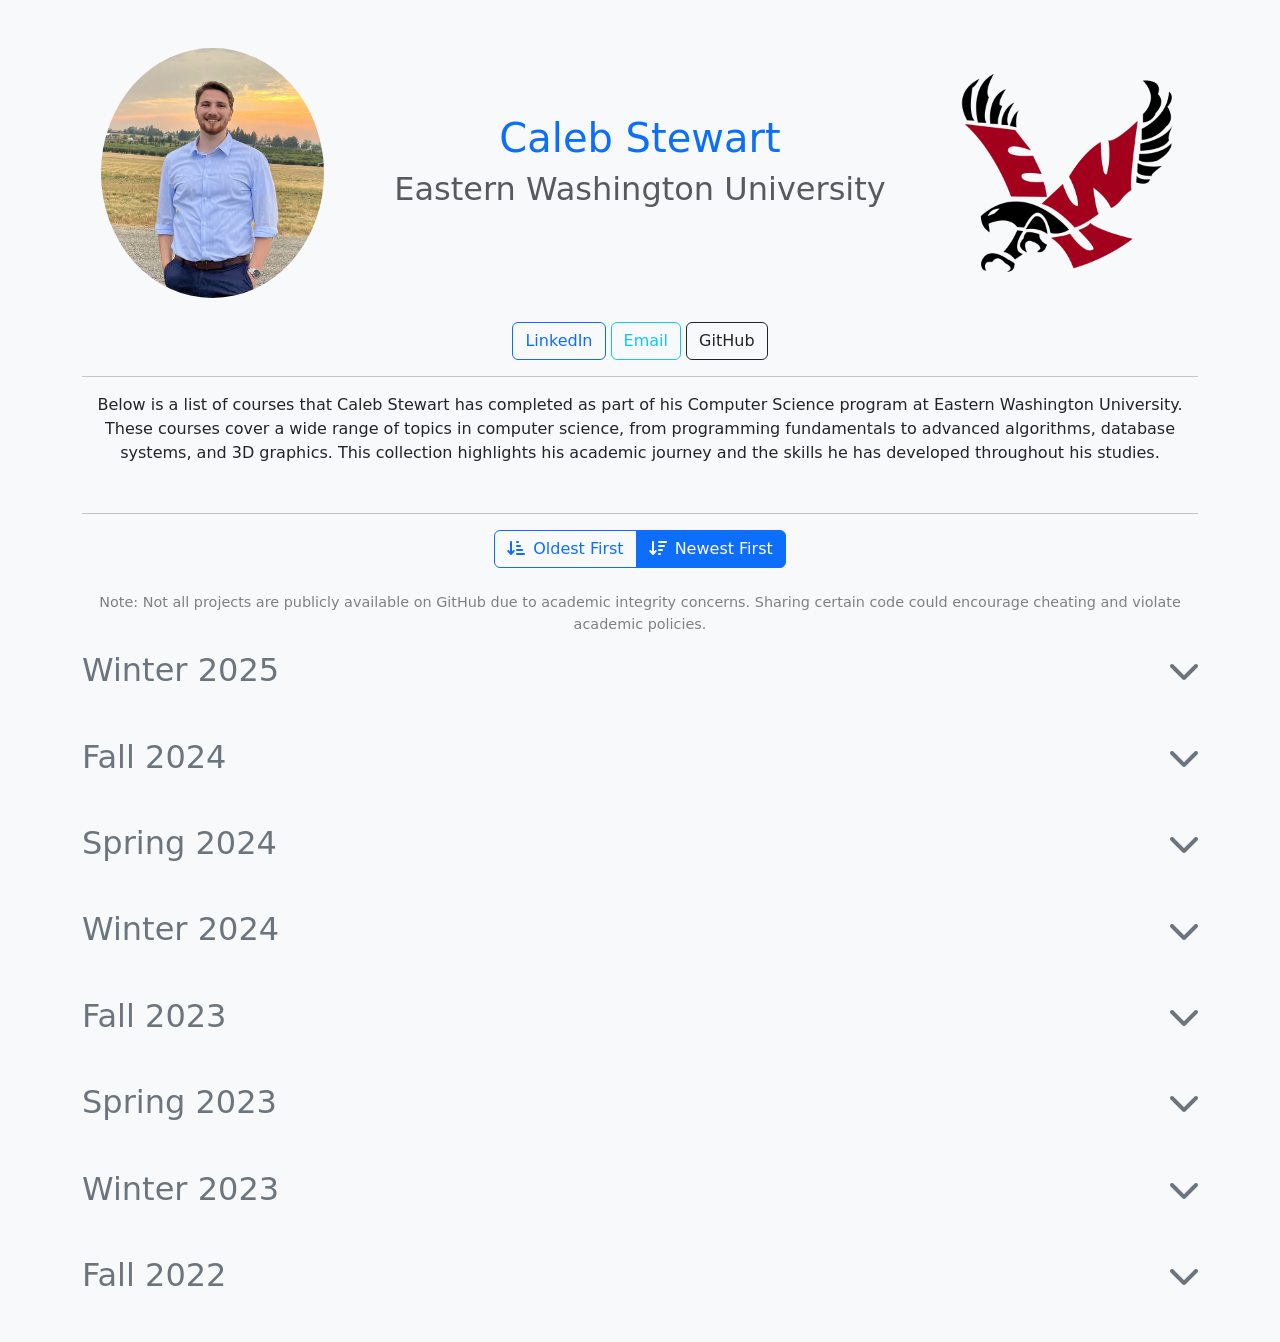
<file: index.html>
<!DOCTYPE html>
<html lang="en">
<head>
    <meta charset="UTF-8">
    <meta name="viewport" content="width=device-width, initial-scale=1.0">
    <title>Caleb Stewart - EWU</title>
    <!-- Bootstrap CSS -->
    <link href="https://cdn.jsdelivr.net/npm/bootstrap@5.3.3/dist/css/bootstrap.min.css" rel="stylesheet"
          integrity="sha384-QWTKZyjpPEjISv5WaRU9OFeRpok6YctnYmDr5pNlyT2bRjXh0JMhjY6hW+ALEwIH" crossorigin="anonymous">
    <!-- Font Awesome CDN -->
    <link href="https://cdnjs.cloudflare.com/ajax/libs/font-awesome/6.0.0-beta3/css/all.min.css" rel="stylesheet">

    <!-- Favicon -->
    <link rel="icon" href="Eastern_Washington_Eagles_logo.svg.png" type="image/png">

</head>
<body class="bg-light text-dark">
<div class="container my-5">
    <div class="row align-items-center">

        <div class="col-12 col-md-3 text-center">
            <img src="IMG_1940.webp" alt="Caleb Stewart"
                 class="img-fluid rounded-circle mx-auto"
                 style="max-height: 250px; width: auto;">
        </div>

        <div class="col-12 col-md-6 text-center my-3 my-md-0">
            <h1 class="text-primary mb-2">Caleb Stewart</h1>
            <h2 class="text-muted mb-4">Eastern Washington University</h2>
        </div>

        <div class="col-12 col-md-3 text-center">
            <img src="Eastern_Washington_Eagles_logo.svg.png" alt="Eastern Washington University Logo"
                 class="img-fluid mx-auto"
                 style="max-height: 200px; width: auto;">
        </div>
    </div>
    <br/>
    <div class="text-center">
        <p>
            <a href="https://www.linkedin.com/in/caleb-stewart-281594274/" target="_blank"
               class="btn btn-outline-primary btn-md">LinkedIn</a>
            <a href="mailto:calebstew32@hotmail.com" class="btn btn-outline-info btn-md">Email</a>
            <a href="https://github.com/caleb-stewart" target="_blank"
               class="btn btn-outline-dark btn-md">GitHub</a>
        </p>
    </div>
    <hr>

    <p class="text-center text-dark mb-5">
        Below is a list of courses that Caleb Stewart has completed as part of his Computer Science program at
        Eastern Washington University. These courses cover a wide range of topics in computer science, from
        programming fundamentals to advanced algorithms, database systems, and 3D graphics. This collection
        highlights his academic journey and the skills he has developed throughout his studies.
    </p>


    <hr>

    <!-- Fall 2022 -->
    <section class="mb-5">
        <h2 class="text-secondary d-flex justify-content-between align-items-center" data-bs-toggle="collapse"
            data-bs-target="#fall2022Content" aria-expanded="false" aria-controls="fall2022Content"
            style="cursor: pointer;">
            <span>Fall 2022</span>
            <i id="fall2022Arrow" class="fas fa-chevron-down"></i>
        </h2>
        <div id="fall2022Content" class="collapse">
            <ul class="list-group">
                <li class="list-group-item">
                    <h4>CSCD 210: Programming Principles I</h4>
                    <p>Studied fundamental programming concepts including data types, algorithms, and program design,
                        with a focus on writing, debugging, and analyzing computer programs.</p>
                </li>
                <li class="list-group-item">
                    <h4>MATH 231: Linear Algebra</h4>
                    <p>Covered topics in vector geometry, systems of linear equations, matrix algebra, determinants,
                        vector spaces, linear transformations, eigenvalues, and eigenvectors, with practical
                        applications.</p>
                </li>
            </ul>
        </div>
    </section>


    <!-- Winter 2023 -->
    <section class="mb-5">
        <h2 class="text-secondary d-flex justify-content-between align-items-center" data-bs-toggle="collapse"
            data-bs-target="#winter2023Content" aria-expanded="false" aria-controls="winter2023Content"
            style="cursor: pointer;">
            <span>Winter 2023</span>
            <i id="winter2023Arrow" class="fas fa-chevron-down"></i>
        </h2>
        <div id="winter2023Content" class="collapse">
            <ul class="list-group">
                <li class="list-group-item">
                    <h4>CSCD 211: Programming Principles II</h4>
                    <p>Studied advanced programming concepts building on Programming Principles I, including recursion,
                        polymorphism, inheritance, and data structures such as linked lists and array lists.</p>
                </li>
                <li class="list-group-item">
                    <h4>MATH 300: Discrete Mathematics</h4>
                    <p>Covered foundational and implementation topics in mathematics relevant to computer science,
                        including logic, induction, recursion, set theory, modular arithmetic, graph theory, and matrix
                        operations (e.g., systems of linear equations and graph representations).</p>
            </ul>
        </div>
    </section>


    <!-- Spring 2023 -->
    <section class="mb-5">
        <h2 class="text-secondary d-flex justify-content-between align-items-center" data-bs-toggle="collapse"
            data-bs-target="#spring2023Content" aria-expanded="false" aria-controls="spring2023Content"
            style="cursor: pointer;">
            <span>Spring 2023</span>
            <i id="spring2023Arrow" class="fas fa-chevron-down"></i>
        </h2>
        <div id="spring2023Content" class="collapse">
            <ul class="list-group">
                <li class="list-group-item">
                    <h4>CSCD 212: Object-Oriented Programming with Design Patterns</h4>
                    <p>Studied advanced object-oriented principles and design patterns, including UML class diagrams,
                        unit testing, and code versioning, with hands-on programming projects.</p>
                    <h5 class="mt-3">Relevant Projects:</h5>
                    <ul>
                        <li>Implemented Object-Oriented Design Patterns, including Strategy, Factory, Builder,
                            Observer, Prototype, and Facade, to build and customize a simulated cruise package
                            manager.
                        </li>
                        <li>Delivered a fully functional simulation with multiple customization options, improving
                            my understanding of design patterns and their practical applications.
                        </li>
                    </ul>
                </li>
                <li class="list-group-item">
                    <h4>MATH 380: Probability and Statistics</h4>
                    <p>Studied empirical and theoretical frequency distributions, random variables (discrete and
                        continuous), binomial and normal distributions, descriptive statistics (measures of location,
                        spread, and association), and an introduction to inferential statistics (confidence intervals
                        and hypothesis testing).</p>
            </ul>
        </div>
    </section>


    <!-- Fall 2023 -->
    <section class="mb-5">
        <h2 class="text-secondary d-flex justify-content-between align-items-center" data-bs-toggle="collapse"
            data-bs-target="#fall2023Content" aria-expanded="false" aria-controls="fall2023Content"
            style="cursor: pointer;">
            <span>Fall 2023</span>
            <i id="fall2023Arrow" class="fas fa-chevron-down"></i>
        </h2>
        <div id="fall2023Content" class="collapse">
            <ul class="list-group">
                <li class="list-group-item">
                    <h4>CSCD 240: C and UNIX Programming</h4>
                    <p>Studied UNIX programming tools and the C language, with a focus on interactive shells, file
                        system structure, system programming techniques, and data structures such as arrays and linked
                        lists, including their implementation and use in real-world applications.</p>
                </li>
                <li class="list-group-item">
                    <h4>CSCD 327: Relational Database Systems</h4>
                    <p>Studied the fundamentals of relational database systems, focusing on data manipulation language
                        (DML), data definition language (DDL), and relational models. Topics included SQL, relational
                        algebra, and entity-relationship modeling, with an emphasis on their practical application in
                        database design and management.</p>
                    <h5 class="mt-3">Relevant Projects:</h5>
                    <ul>
                        <li>Embedded SQL queries into Java using JDBC to create a standalone program, demonstrating
                            the practical integration of databases with Java applications.
                        </li>
                    </ul>
                </li>
                <li class="list-group-item">
                    <h4>CSCD 303: Computer and Information Security</h4>
                    <p>Studied the fundamentals of computing security, covering threat types, malware, virus protection,
                        and methods for securing computers and information. Gained hands-on experience using various
                        security tools to apply theoretical concepts in practical scenarios.</p>
                </li>
            </ul>
        </div>
    </section>


    <!-- Winter 2024 -->
    <section class="mb-5">
        <h2 class="text-secondary d-flex justify-content-between align-items-center" data-bs-toggle="collapse"
            data-bs-target="#winter2024Content" aria-expanded="false" aria-controls="winter2024Content"
            style="cursor: pointer;">
            <span>Winter 2024</span>
            <i id="winter2024Arrow" class="fas fa-chevron-up"></i>
        </h2>
        <div id="winter2024Content" class="collapse">
            <ul class="list-group">
                <li class="list-group-item">
                    <h4>CSCD 260: Architecture and Organization</h4>
                    <p>Studied the fundamentals of digital computer design and microcomputer systems, exploring number
                        systems, Boolean algebra, digital circuits, and assembly language programming, with a focus on
                        how these concepts apply to modern computing systems.</p>
                    <h5 class="mt-3">Relevant Project:</h5>
                    <ul>
                        <li>Developed a simulated pixel using the Tiva C evaluation board, utilizing 7-segment
                            displays, potentiometers with ADC, and multiple buttons to represent different pixel
                            colors.
                        </li>
                        <li>Leveraged hardware components to create a hands-on simulation, demonstrating fundamental
                            concepts in microcontroller systems, hardware integration, and digital circuit design.
                        </li>
                    </ul>
                </li>
                <li class="list-group-item">
                    <h4>CSCD 300: Data Structures</h4>
                    <p>Studied fundamental abstract concepts of data structures and their implementation, with an
                        emphasis on linked lists, stacks, queues, hashing, recursion, complexity analysis of algorithms,
                        and binary search trees.</p>
                    <h5 class="mt-3">Relevant Projects:</h5>
                    <ul>
                        <li>Built and implemented multiple types of data structures, including LinkedLists, Stacks,
                            Queues, HashTables, and Binary Trees.
                        </li>
                        <li>Developed and optimized various sorting and traversal algorithms, improving efficiency
                            and understanding of algorithmic design.
                        </li>
                    </ul>
                </li>
                <li class="list-group-item">
                    <h4>CSCD 470: 3D Computer Graphics Principles</h4>
                    <p>Studied basic and advanced theoretical concepts in 3D computer graphics using OpenGL and C,
                        illustrated through 3D rendering software to understand practical applications.</p>
                    <h5 class="mt-3">Relevant Projects:</h5>
                    <ul>
                        <li>Calculated per-vertex normals and applied different wave functions to update 3D
                            models.
                        </li>
                        <li>Built various primitive shapes such as circles, tori, tetrahedrons, cylinders, and other
                            3D objects.
                        </li>
                        <li>Worked with different shading techniques, including Toon shading, Gouraud shading, and
                            Phong shading, to create realistic visual effects.
                        </li>
                        <li>Applied texture mappings and manipulated normal-mapped objects to enhance visual
                            realism.
                        </li>
                        <li>Implemented geometry shaders and tessellation shaders to improve model details and
                            rendering quality.
                        </li>
                        <li>Utilized normal mapping to enhance surface detail and depth perception in rendered
                            objects.
                        </li>
                    </ul>
                </li>
            </ul>
        </div>
    </section>


    <!-- Spring 2024 -->
    <section class="mb-5">
        <h2 class="text-secondary d-flex justify-content-between align-items-center" data-bs-toggle="collapse"
            data-bs-target="#spring2024Content" aria-expanded="false" aria-controls="spring2024Content"
            style="cursor: pointer;">
            <span>Spring 2024</span>
            <i id="spring2024Arrow" class="fas fa-chevron-up"></i>
        </h2>
        <div id="spring2024Content" class="collapse">
            <ul class="list-group">
                <li class="list-group-item">
                    <h4>CSCD 320: Algorithms</h4>
                    <p>Studied advanced data structures and algorithms, focusing on algorithmic strategies such as
                        dynamic programming, greedy algorithms, and non-linear data structures like trees and graphs,
                        with an emphasis on optimizing problem-solving approaches and improving computational
                        efficiency.</p>
                    <h5 class="mt-3">Relevant Projects:</h5>
                    <ul>
                        <li>Implemented Priority Queues and worked with graph algorithms such as Bellman-Ford and
                            Dijkstra for shortest path calculations.
                        </li>
                        <li>Explored and implemented multiple tree structures, including BTrees and Red-Black Trees,
                            for
                            efficient data storage and retrieval.
                        </li>
                        <li>Solved dynamic programming and greedy problems, applying these strategies to optimize
                            solutions for various computational challenges.
                        </li>
                    </ul>
                </li>
                <li class="list-group-item">
                    <h4>CSCD 330: Computer Networks</h4>
                    <p>Studied fundamental concepts, protocols, and programming skills for computer networks, including
                        telecommunication media, Internet protocols, and network layers, with a focus on practical
                        networking and security practices.</p>
                    <h5 class="mt-3">Relevant Projects:</h5>
                    <ul>
                        <li>Developed web-based API calls to retrieve information, wrote an API server using the
                            Flask
                            library.
                        </li>
                        <li>Built a TCP client similar to curl and wget, capable of retrieving complete webpages via
                            HTTP.
                        </li>
                        <li>Utilized the Python library Scapy to build packets, complete a three-way handshake, and
                            send
                            a valid GET request.
                        </li>
                        <li>Created a custom TCP traceroute tool using Scapy to trace the route of network
                            packets.
                        </li>
                        <li>Created and networked four virtual machines, one acting as a router with three users,
                            simulating a network setup.
                        </li>
                    </ul>
                </li>
                <li class="list-group-item">
                    <h4>CSCD 350: Software Development Principles</h4>
                    <p>Studied the principles and tools essential for designing, analyzing, and maintaining large-scale
                        software systems, covering key areas such as project management, software verification, testing
                        techniques, and strategies for ensuring system reliability and performance throughout the
                        software development lifecycle.</p>
                    <h5 class="mt-3">Relevant Projects:</h5>
                    <ul>
                        <li>Developed <strong>ParkSmart</strong>, a parking management system in an agile
                            environment, working on both front-end and back-end development.
                        </li>
                        <li>Implemented key system components using <strong>Python Flask</strong>,
                            <strong>SQLAlchemy</strong>,
                            and <strong>JavaScript</strong>, ensuring a scalable solution for managing hundreds of
                            parking lots dynamically.
                        </li>
                        <li>Created and designed documentation for each step of the project.</li>
                    </ul>
                </li>
            </ul>
        </div>
    </section>


    <!-- Fall 2024 -->
    <section class="mb-5">
        <h2 class="text-secondary d-flex justify-content-between align-items-center " data-bs-toggle="collapse"
            data-bs-target="#fall2024Content" aria-expanded="false" aria-controls="fall2024Content"
            style="cursor: pointer;">
            <span>Fall 2024</span>
            <i id="fall2024Arrow" class="fas fa-chevron-up"></i>
        </h2>
        <div id="fall2024Content" class="collapse">
            <ul class="list-group">
                <!-- CSCD 377: Introductory Computer Graphics -->
                <li class="list-group-item">
                    <h4>CSCD 377: Introductory Computer Graphics</h4>
                    <p>Studied the concepts and techniques of 3D modeling and animation using OpenGL Shading Language
                        (GLSL), focusing on the creation of primitive building blocks and understanding the underlying
                        principles of computer graphics, with hands-on experience in rendering and manipulating 3D
                        models.</p>
                </li>
                <!-- CSCD 340: Operating Systems -->
                <li class="list-group-item">
                    <h4>CSCD 340: Operating Systems</h4>
                    <p>Studied the design and modeling of operating systems, covering CPU virtualization, memory
                        virtualization, concurrency, file systems, and data storage, with an emphasis on how these
                        components interact to optimize system performance and resource management.</p>
                    <h5 class="mt-3">Relevant Projects:</h5>
                    <ul>
                        <li>Worked with a team to build a functioning operating system using Intel x86 assembly and
                            C,
                            focusing on memory management.
                        </li>
                        <li>Implemented the memory management unit (MMU), including the heap and paging systems to
                            manage memory efficiently.
                        </li>
                    </ul>
                </li>
                <!-- CSCD 439: Flight Simulation -->
                <li class="list-group-item">
                    <h4>CSCD 439: Flight Simulation</h4>
                    <p>Studied game development with a focus on multiplayer environments, covering aircraft, avionics,
                        terrain, weather, navigation, and cultural features. Explored real-world applications like
                        training simulations and entertainment, including systems like Microsoft Flight Simulator and
                        full-motion simulators. Examined software/hardware architecture and graphics.</p>
                    <h5 class="mt-3">Relevant Projects:</h5>
                    <ul>
                        <li>Developed a basic flight control system where the airplane moves based on its facing
                            direction, with control over pitch, yaw, and speed.
                        </li>
                        <li>Developed a procedural terrain generation system using guided random techniques,
                            including mesh creation, elevation mapping, and noise addition, and integrated simple
                            cultural features like human-made objects onto the terrain.
                        </li>
                        <li>Implemented both low-level control systems (elevator, aileron, rudder, power, and flaps)
                            for direct manipulation of aircraft components, and medium-level control systems (pitch,
                            roll, and speed) for achieving stable flight states, making the airplane simulation more
                            realistic and engaging.
                        </li>
                        <li>Demonstrated basic navigation by programming the airplane to fly between predefined
                            waypoints, where air traffic control (ATC) issues explicit and implicit commands to
                            perform complex maneuvers based on the aircraft’s current state.
                        </li>

                    </ul>
                </li>
            </ul>
        </div>
    </section>

    <section class="mb-5">
        <h2 class="text-secondary d-flex justify-content-between align-items-center" data-bs-toggle="collapse"
            data-bs-target="#winter2025Content" aria-expanded="false" aria-controls="winter2025Content"
            style="cursor: pointer;">
            <span>Winter 2025</span>
            <i id="winter2025Arrow" class="fas fa-chevron-down"></i>
        </h2>

        <div id="winter2025Content" class="collapse">
            <ul class="list-group">
                <!-- CSCD 430: Big Data Analytics -->
                <li class="list-group-item">
                    <h4>CSCD 430: Big Data Analytics</h4>
                    <p>Studied the fundamental concepts and practices of big data computing, focusing on the challenges that arise when data size exceeds the capacity of traditional analytics systems. Explored tools and technologies such as HDFS, MapReduce, and Spark for processing large datasets. The course covered various techniques for analyzing both structured and unstructured data, including tasks like finding similar items, mining data streams, and link analysis. It also examined methods for mining graphs and implementing recommendation systems, providing hands-on experience in applying analytics algorithms to manage, mine, and analyze big data across a variety of real-world applications.</p>
                </li>

                <li class="list-group-item">
                    <h4>CSCD 484: Machine Learning</h4>
                    <p>Studied various methods for learning and recognizing patterns in data, focusing on supervised learning models such as the perceptron learning algorithm, linear regression and its nonlinear transformation, logistic regression, neural networks, and model ensembles. The course emphasized understanding the underlying mechanics of these models, explaining how and why they are effective for pattern recognition.</p>
                    <h5 class="mt-3">Relevant Projects:</h5>
                    <ul>
                        <li>Developed a perceptron model to classify binary data.</li>
                        <li>Implemented a linear regression model for predictive analysis on continuous data.</li>
                        <li>Built a logistic regression model to classify data into two categories.</li>
                        <li>Created a neural network to distinguish handwritten digits (MNIST dataset) using forward feeding and backpropagation. The network was trained using stochastic gradient descent, adjusting the weights through backpropagation to minimize the error and improve prediction accuracy on the validation dataset.</li>
                    </ul>
                </li>



                <li class="list-group-item">
                    <h4>CSCD 488: Senior Project</h4>
                    <p>Participated in the first part of a two-quarter project sequence, applying computer science principles to develop a specified project. Utilized appropriate tools, systems, and management skills to support project development.</p>
                    <h5 class="mt-3">Project Details:</h5>
                    <ul>
                        <li>Developed a computer vision-based solution designed to help brands, marketing teams, and event organizers measure brand visibility in visual media.</li>
                        <li>Leveraged machine learning and image recognition techniques to analyze video footage, detect and track specific logos, and measure their screen time.</li>
                        <li>Created a web-based dashboard where users can upload videos and logo images for analysis.</li>
                        <li>Generated targeted analytics focused on brand visibility to help marketers evaluate ROI, optimize strategies, and provide actionable sponsorship insights.</li>
                        <li>Designed the solution to be versatile across different media forms (sports, concerts, dashcam footage) and accessible to users without extensive technical skills.</li>
                    </ul>
                </li>

            </ul>

        </div>
    </section>

    <p style="font-size: 0.9em; color: gray; text-align: center; margin-top: 20px;">
        Note: Not all projects are publicly available on GitHub due to academic integrity concerns. Sharing certain
        code could encourage cheating and violate academic policies.
    </p>


</div>
</div>

<script src="https://cdn.jsdelivr.net/npm/bootstrap@5.3.3/dist/js/bootstrap.bundle.min.js"
        integrity="sha384-YvpcrYf0tY3lHB60NNkmXc5s9fDVZLESaAA55NDzOxhy9GkcIdslK1eN7N6jIeHz"
        crossorigin="anonymous"></script>
<script src="https://cdn.jsdelivr.net/npm/@popperjs/core@2.11.6/dist/umd/popper.min.js"></script>

<script src="CourseSorting.js"></script>

<script>
    // Bootstrap collapse event listener for any collapsible section
    document.querySelectorAll('[data-bs-toggle="collapse"]').forEach(function (button) {
        // Get the corresponding collapse target and arrow icon
        var collapseElement = document.getElementById(button.getAttribute('data-bs-target').substring(1)); // Remove "#" to get the target ID
        var arrowIcon = button.querySelector('i');

        // Add event listeners for collapse show and hide events
        collapseElement.addEventListener('show.bs.collapse', function () {
            // Change the arrow to up when content is shown
            arrowIcon.classList.remove('fa-chevron-down');
            arrowIcon.classList.add('fa-chevron-up');
        });

        collapseElement.addEventListener('hide.bs.collapse', function () {
            // Change the arrow to down when content is hidden
            arrowIcon.classList.remove('fa-chevron-up');
            arrowIcon.classList.add('fa-chevron-down');
        });
    });
</script>
</body>
</html>
</file>
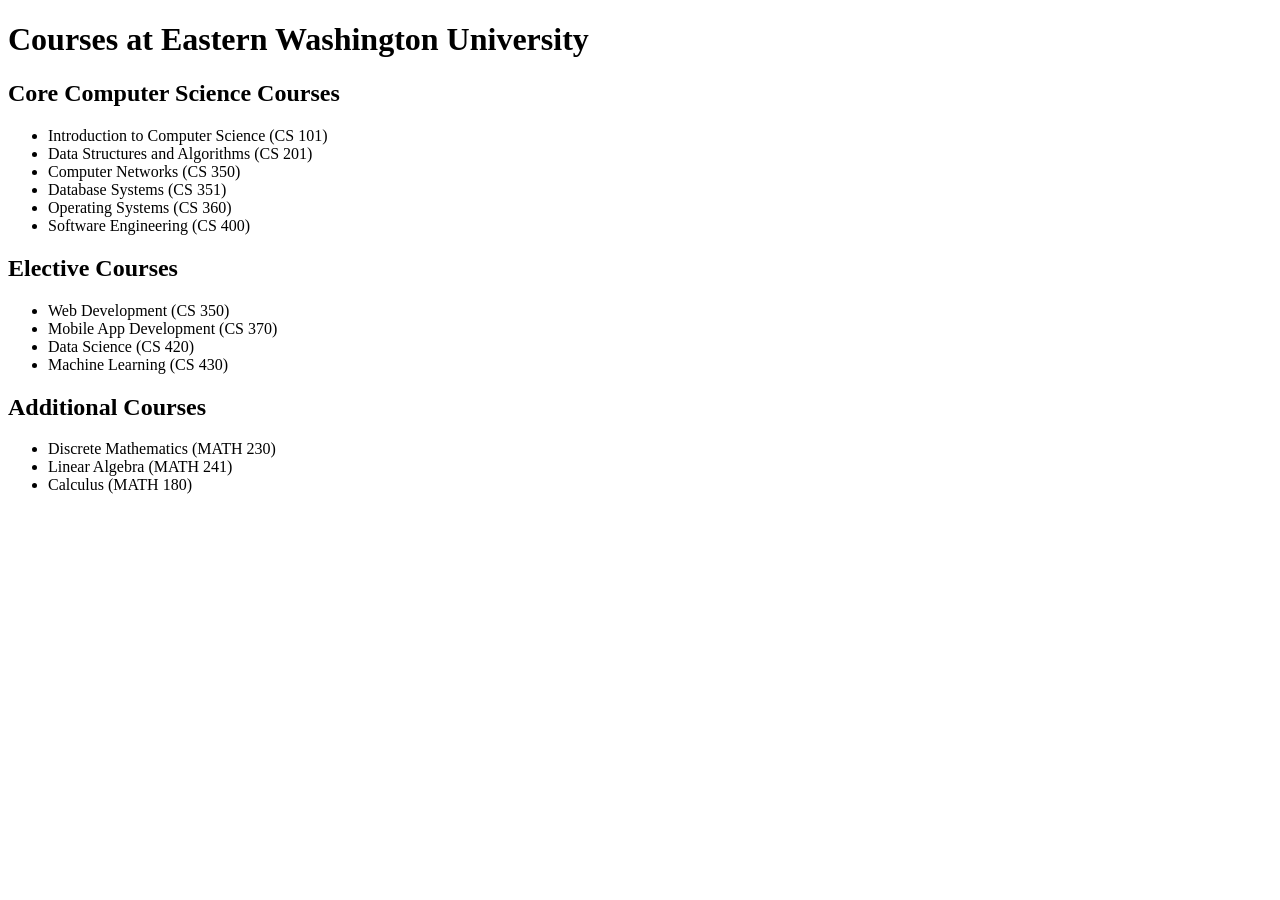
<file: courses.html>
<!DOCTYPE html>
<html lang="en">
<head>
    <meta charset="UTF-8">
    <meta name="viewport" content="width=device-width, initial-scale=1.0">
    <title>Courses at Eastern Washington University</title>
</head>
<body>
    <h1>Courses at Eastern Washington University</h1>

    <h2>Core Computer Science Courses</h2>
    <ul>
        <li>Introduction to Computer Science (CS 101)</li>
        <li>Data Structures and Algorithms (CS 201)</li>
        <li>Computer Networks (CS 350)</li>
        <li>Database Systems (CS 351)</li>
        <li>Operating Systems (CS 360)</li>
        <li>Software Engineering (CS 400)</li>
    </ul>

    <h2>Elective Courses</h2>
    <ul>
        <li>Web Development (CS 350)</li>
        <li>Mobile App Development (CS 370)</li>
        <li>Data Science (CS 420)</li>
        <li>Machine Learning (CS 430)</li>
    </ul>

    <h2>Additional Courses</h2>
    <ul>
        <li>Discrete Mathematics (MATH 230)</li>
        <li>Linear Algebra (MATH 241)</li>
        <li>Calculus (MATH 180)</li>
    </ul>
</body>
</html>
</file>
